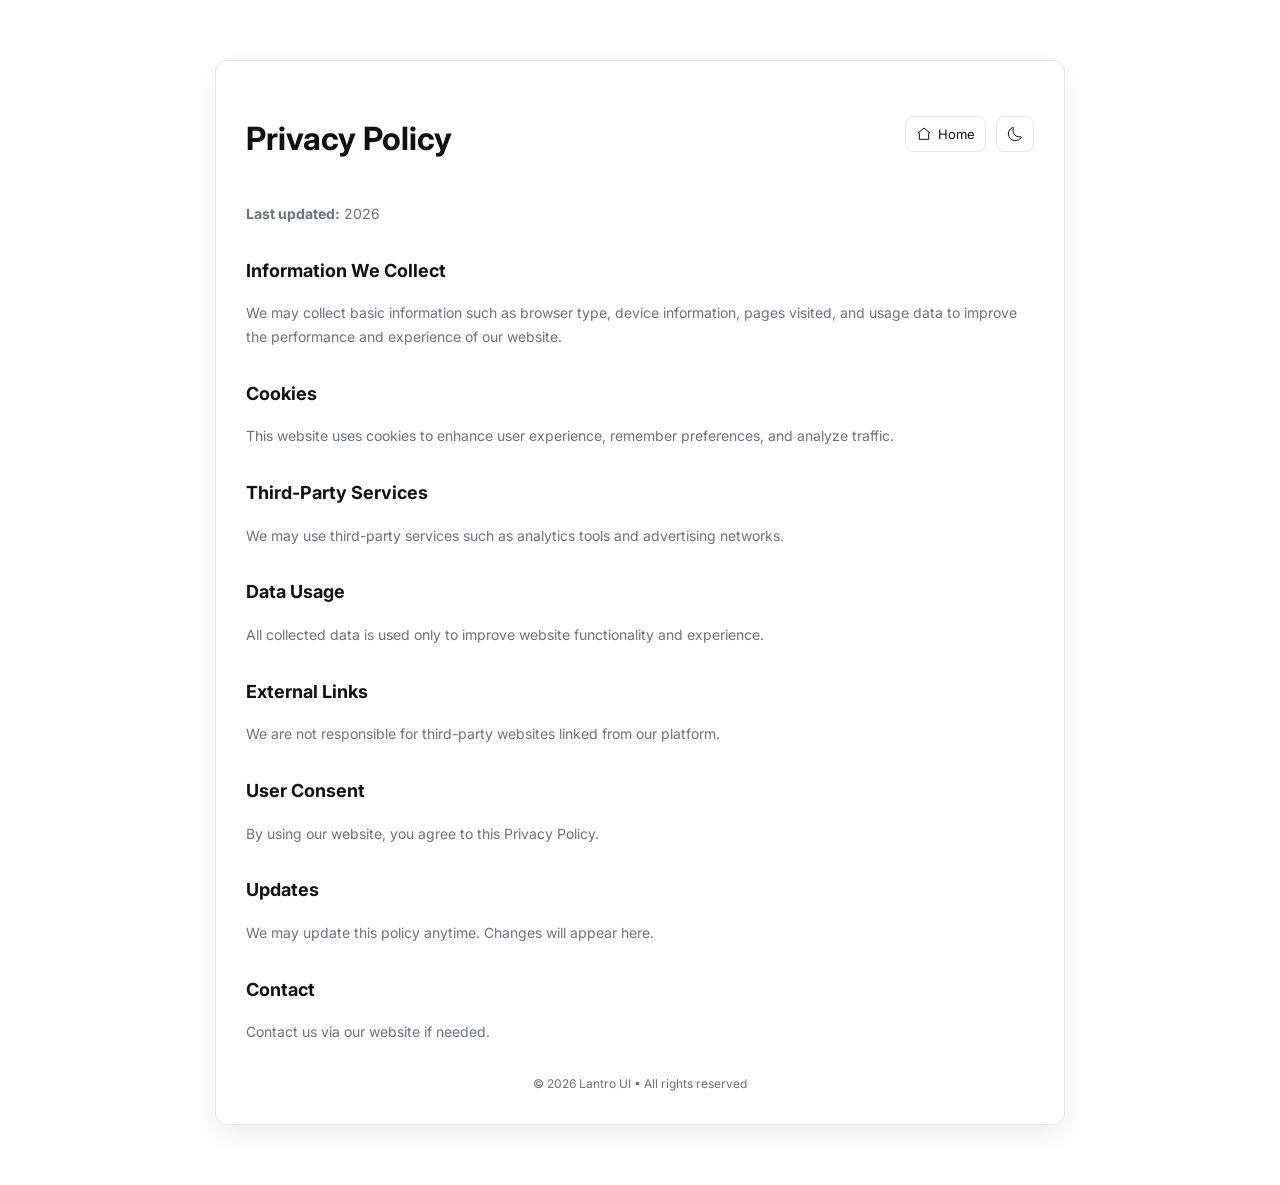
<file: privacy.html>
<!DOCTYPE html>
<html lang="en">
<head>
<meta charset="UTF-8">
<meta name="viewport" content="width=device-width, initial-scale=1.0">
<title>Privacy Policy - Lantro UI</title>
<!-- THEME COLOR -->
<meta content='#204ecf' name='theme-color'/>
<meta content='#204ecf' name='msapplication-navbutton-color'/>
<meta content='#204ecf' name='apple-mobile-web-app-status-bar-style'/>
<meta content='true' name='apple-mobile-web-app-capable'/>
<!-- FAVICON -->
<meta content='https://blogger.googleusercontent.com/img/a/AVvXsEg1fhdNH2BNQhxc92u5tQyX3W6gNhQ65JSuSs3na3YPPxU0PzNpLShyW10uk86lzqQNR0DTTkKqT5l56X4EzuESV-pw7vAUEe-t0lx6U-1i1y7b0FvyJfhbdBXTuQ0F1inZjYJokEwckor8ICQUY_NV6mIdXD-tcrQiL4pAdNPS1NoktquHPX22oQw3vFJ_=w144-h144-p-k-no-nu' name='msapplication-TileImage'/>
<link href='https://blogger.googleusercontent.com/img/a/AVvXsEg1fhdNH2BNQhxc92u5tQyX3W6gNhQ65JSuSs3na3YPPxU0PzNpLShyW10uk86lzqQNR0DTTkKqT5l56X4EzuESV-pw7vAUEe-t0lx6U-1i1y7b0FvyJfhbdBXTuQ0F1inZjYJokEwckor8ICQUY_NV6mIdXD-tcrQiL4pAdNPS1NoktquHPX22oQw3vFJ_=w57-h57-p-k-no-nu' rel='apple-touch-icon' sizes='57x57'/>
<link href='https://blogger.googleusercontent.com/img/a/AVvXsEg1fhdNH2BNQhxc92u5tQyX3W6gNhQ65JSuSs3na3YPPxU0PzNpLShyW10uk86lzqQNR0DTTkKqT5l56X4EzuESV-pw7vAUEe-t0lx6U-1i1y7b0FvyJfhbdBXTuQ0F1inZjYJokEwckor8ICQUY_NV6mIdXD-tcrQiL4pAdNPS1NoktquHPX22oQw3vFJ_=w60-h60-p-k-no-nu' rel='apple-touch-icon' sizes='60x60'/>
<link href='https://blogger.googleusercontent.com/img/a/AVvXsEg1fhdNH2BNQhxc92u5tQyX3W6gNhQ65JSuSs3na3YPPxU0PzNpLShyW10uk86lzqQNR0DTTkKqT5l56X4EzuESV-pw7vAUEe-t0lx6U-1i1y7b0FvyJfhbdBXTuQ0F1inZjYJokEwckor8ICQUY_NV6mIdXD-tcrQiL4pAdNPS1NoktquHPX22oQw3vFJ_=w72-h72-p-k-no-nu' rel='apple-touch-icon' sizes='72x72'/>
<link href='https://blogger.googleusercontent.com/img/a/AVvXsEg1fhdNH2BNQhxc92u5tQyX3W6gNhQ65JSuSs3na3YPPxU0PzNpLShyW10uk86lzqQNR0DTTkKqT5l56X4EzuESV-pw7vAUEe-t0lx6U-1i1y7b0FvyJfhbdBXTuQ0F1inZjYJokEwckor8ICQUY_NV6mIdXD-tcrQiL4pAdNPS1NoktquHPX22oQw3vFJ_=w76-h76-p-k-no-nu' rel='apple-touch-icon' sizes='76x76'/>
<link href='https://blogger.googleusercontent.com/img/a/AVvXsEg1fhdNH2BNQhxc92u5tQyX3W6gNhQ65JSuSs3na3YPPxU0PzNpLShyW10uk86lzqQNR0DTTkKqT5l56X4EzuESV-pw7vAUEe-t0lx6U-1i1y7b0FvyJfhbdBXTuQ0F1inZjYJokEwckor8ICQUY_NV6mIdXD-tcrQiL4pAdNPS1NoktquHPX22oQw3vFJ_=w114-h114-p-k-no-nu' rel='apple-touch-icon' sizes='114x114'/>
<link href='https://blogger.googleusercontent.com/img/a/AVvXsEg1fhdNH2BNQhxc92u5tQyX3W6gNhQ65JSuSs3na3YPPxU0PzNpLShyW10uk86lzqQNR0DTTkKqT5l56X4EzuESV-pw7vAUEe-t0lx6U-1i1y7b0FvyJfhbdBXTuQ0F1inZjYJokEwckor8ICQUY_NV6mIdXD-tcrQiL4pAdNPS1NoktquHPX22oQw3vFJ_=w120-h120-p-k-no-nu' rel='apple-touch-icon' sizes='120x120'/>
<link href='https://blogger.googleusercontent.com/img/a/AVvXsEg1fhdNH2BNQhxc92u5tQyX3W6gNhQ65JSuSs3na3YPPxU0PzNpLShyW10uk86lzqQNR0DTTkKqT5l56X4EzuESV-pw7vAUEe-t0lx6U-1i1y7b0FvyJfhbdBXTuQ0F1inZjYJokEwckor8ICQUY_NV6mIdXD-tcrQiL4pAdNPS1NoktquHPX22oQw3vFJ_=w144-h144-p-k-no-nu' rel='apple-touch-icon' sizes='144x144'/>
<link href='https://blogger.googleusercontent.com/img/a/AVvXsEg1fhdNH2BNQhxc92u5tQyX3W6gNhQ65JSuSs3na3YPPxU0PzNpLShyW10uk86lzqQNR0DTTkKqT5l56X4EzuESV-pw7vAUEe-t0lx6U-1i1y7b0FvyJfhbdBXTuQ0F1inZjYJokEwckor8ICQUY_NV6mIdXD-tcrQiL4pAdNPS1NoktquHPX22oQw3vFJ_=w152-h152-p-k-no-nu' rel='apple-touch-icon' sizes='152x152'/>
<link href='https://blogger.googleusercontent.com/img/a/AVvXsEg1fhdNH2BNQhxc92u5tQyX3W6gNhQ65JSuSs3na3YPPxU0PzNpLShyW10uk86lzqQNR0DTTkKqT5l56X4EzuESV-pw7vAUEe-t0lx6U-1i1y7b0FvyJfhbdBXTuQ0F1inZjYJokEwckor8ICQUY_NV6mIdXD-tcrQiL4pAdNPS1NoktquHPX22oQw3vFJ_=w180-h180-p-k-no-nu' rel='apple-touch-icon' sizes='180x180'/>
<link href='https://blogger.googleusercontent.com/img/a/AVvXsEg1fhdNH2BNQhxc92u5tQyX3W6gNhQ65JSuSs3na3YPPxU0PzNpLShyW10uk86lzqQNR0DTTkKqT5l56X4EzuESV-pw7vAUEe-t0lx6U-1i1y7b0FvyJfhbdBXTuQ0F1inZjYJokEwckor8ICQUY_NV6mIdXD-tcrQiL4pAdNPS1NoktquHPX22oQw3vFJ_=w16-h16-p-k-no-nu' rel='icon' sizes='16x16' type='image/png'/>
<link href='https://blogger.googleusercontent.com/img/a/AVvXsEg1fhdNH2BNQhxc92u5tQyX3W6gNhQ65JSuSs3na3YPPxU0PzNpLShyW10uk86lzqQNR0DTTkKqT5l56X4EzuESV-pw7vAUEe-t0lx6U-1i1y7b0FvyJfhbdBXTuQ0F1inZjYJokEwckor8ICQUY_NV6mIdXD-tcrQiL4pAdNPS1NoktquHPX22oQw3vFJ_=w32-h32-p-k-no-nu' rel='icon' sizes='32x32' type='image/png'/>
<link href='https://blogger.googleusercontent.com/img/a/AVvXsEg1fhdNH2BNQhxc92u5tQyX3W6gNhQ65JSuSs3na3YPPxU0PzNpLShyW10uk86lzqQNR0DTTkKqT5l56X4EzuESV-pw7vAUEe-t0lx6U-1i1y7b0FvyJfhbdBXTuQ0F1inZjYJokEwckor8ICQUY_NV6mIdXD-tcrQiL4pAdNPS1NoktquHPX22oQw3vFJ_=w96-h96-p-k-no-nu' rel='icon' sizes='96x96' type='image/png'/>
<link href='https://blogger.googleusercontent.com/img/a/AVvXsEg1fhdNH2BNQhxc92u5tQyX3W6gNhQ65JSuSs3na3YPPxU0PzNpLShyW10uk86lzqQNR0DTTkKqT5l56X4EzuESV-pw7vAUEe-t0lx6U-1i1y7b0FvyJfhbdBXTuQ0F1inZjYJokEwckor8ICQUY_NV6mIdXD-tcrQiL4pAdNPS1NoktquHPX22oQw3vFJ_=w192-h192-p-k-no-nu' rel='icon' sizes='192x192' type='image/png'/>
<title>Lantro UI - Fast & Modern Blogger Template</title>
<!-- BASIC SEO -->
<meta name="description" content="Lantro UI is a fast, modern, and highly customizable Blogger template designed for performance and clean UI.">
<meta name="keywords" content="Blogger template, fast blogger theme, SEO optimized template, responsive blogger theme, Lantro UI">
<meta name="author" content="Lantro UI">
<meta name="robots" content="index, follow, max-image-preview:large">
<!-- GOOGLE -->
<meta name="googlebot" content="index, follow">
<meta name="google" content="nositelinkssearchbox">
<!-- OPEN GRAPH (Facebook / WhatsApp / LinkedIn) -->
<meta property="og:type" content="website">
<meta property="og:title" content="Lantro UI - Fast & Modern Blogger Template">
<meta property="og:description" content="This website uses cookies to enhance user experience, remember preferences, and analyse traffic.">
<meta property="og:url" content="https://the-lantro-ui.blogspot.com/">
<meta property="og:image" content="https://cdn.coshix.in/Images/lui-ss.webp">
<meta property="og:site_name" content="Lantro UI">
<!-- TWITTER CARD -->
<meta name="twitter:card" content="summary_large_image">
<meta name="twitter:title" content="Lantro UI - Fast & Modern Blogger Template">
<meta name="twitter:description" content="Modern, lightweight, and customizable Blogger template with high performance.">
<meta name="twitter:image" content="https://cdn.coshix.in/Images/lui-ss.webp">
<!-- PERFORMANCE & FONT -->
<script>window.lazy=window.lazy||new Promise(e=>{const t="IS_LAZIED",n="true",o=["scroll","click"],i=["keydown","mouseover","touchmove","touchstart"],r=o.concat(i);function a(){try{return localStorage.getItem(t)===n}catch(e){return!0}}function l(e=!0){try{e?localStorage.setItem(t,n):localStorage.removeItem(t)}catch(e){}}function d(t){l(!0),e({type:t.type.toLowerCase()}),r.forEach(e=>window.removeEventListener(e,d))}if(a())e({type:"local"});else if(0!==document.documentElement.scrollTop||document.body&&0!==document.body.scrollTop)d({type:"scroll"});else{const e=()=>{window.removeEventListener("load",e),i.forEach(e=>window.addEventListener(e,d))};window.addEventListener("load",e),o.forEach(e=>window.addEventListener(e,d))}});</script>
<script>lazy.then(function(){var l1=document.createElement("link");l1.rel="preconnect";l1.href="https://fonts.googleapis.com";document.head.appendChild(l1);var l2=document.createElement("link");l2.rel="preconnect";l2.href="https://fonts.gstatic.com";l2.crossOrigin="anonymous";document.head.appendChild(l2);var s=document.createElement("link");s.rel="stylesheet";s.href="https://fonts.googleapis.com/css2?family=Inter:wght@400;500;600&display=swap";document.head.appendChild(s)});</script>
<!-- STYLES -->
<style>
:root{
--bg:#fff;
--text:#111;
--muted:#6b7280;
--accent:#6c5ce7;
--card:#ffffff;
--border:#e6e6e6;
}

/* DARK MODE */
.dark{
--bg:#0f0f11;
--text:#fff;
--muted:#9ca3af;
--card:#1a1a1d;
--border:rgba(255,255,255,.1);
}

body{
margin:0;
font-family:Inter,sans-serif;
background:var(--bg);
color:var(--text);
line-height:1.7;
transition:.3s;
}

/* CONTAINER */
.container{
max-width:850px;
margin:auto;
padding:60px 20px;
}

/* CARD */
.card{
background:var(--card);
border:1px solid var(--border);
border-radius:12px;
padding:30px;
box-shadow:0 10px 30px rgba(0,0,0,.08);
}

/* HEADER */
.header{
display:flex;
align-items:center;
justify-content:space-between;
margin-bottom:25px;
gap:10px;
flex-wrap:wrap;
}

/* TEXT */
h1{font-size:32px;margin-bottom:10px}
h2{margin-top:30px;font-size:18px}
p{font-size:14px;color:var(--muted)}

/* BUTTON GROUP */
.actions{
display:flex;
gap:10px;
}

/* HOME BTN */
.home-btn{
display:flex;
align-items:center;
gap:6px;
text-decoration:none;
color:var(--text);
font-size:13px;
padding:6px 10px;
border:1px solid var(--border);
border-radius:8px;
transition:.2s;
}
.home-btn svg{
width:16px;height:16px;
stroke:var(--text);
stroke-width:1.5;
fill:none;
}
.home-btn:hover{
background:var(--accent);
color:#fff;
border-color:var(--accent);
}
.home-btn:hover svg{stroke:#fff}

/* DARK TOGGLE */
.toggle{
cursor:pointer;
border:1px solid var(--border);
padding:6px 10px;
border-radius:8px;
display:flex;
align-items:center;
justify-content:center;
}
.toggle svg.icon{
width:16px;height:16px;
stroke:var(--text);
stroke-width:1.5;
fill:none;
}

/* FOOTER */
.footer{
margin-top:30px;
font-size:12px;
color:var(--muted);
text-align:center;
}

/* MOBILE */
@media(max-width:600px){
.container{padding:40px 15px}
.card{padding:20px}
h1{font-size:24px}
}
</style>
</head>

<body>

<div class="container">
<div class="card">

<!-- HEADER -->
<div class="header">
<h1>Privacy Policy</h1>

<div class="actions">

<!-- HOME -->
<a href="/" class="home-btn">
<svg viewBox="0 0 24 24">
<path d="M3 10.5L12 3l9 7.5"/>
<path d="M5 10v10h14V10"/>
</svg>
Home
</a>

<!-- DARK MODE -->
<div class="toggle" onclick="toggleTheme()">
<svg class="icon" viewBox="0 0 24 24"><path d="M2.03009 12.42C2.39009 17.57 6.76009 21.76 11.9901 21.99C15.6801 22.15 18.9801 20.43 20.9601 17.72C21.7801 16.61 21.3401 15.87 19.9701 16.12C19.3001 16.24 18.6101 16.29 17.8901 16.26C13.0001 16.06 9.00009 11.97 8.98009 7.13996C8.97009 5.83996 9.24009 4.60996 9.73009 3.48996C10.2701 2.24996 9.62009 1.65996 8.37009 2.18996C4.41009 3.85996 1.70009 7.84996 2.03009 12.42Z"></path></svg>
</div>

</div>
</div>

<p><strong>Last updated:</strong> 2026</p>

<h2>Information We Collect</h2>
<p>We may collect basic information such as browser type, device information, pages visited, and usage data to improve the performance and experience of our website.</p>

<h2>Cookies</h2>
<p>This website uses cookies to enhance user experience, remember preferences, and analyze traffic.</p>

<h2>Third-Party Services</h2>
<p>We may use third-party services such as analytics tools and advertising networks.</p>

<h2>Data Usage</h2>
<p>All collected data is used only to improve website functionality and experience.</p>

<h2>External Links</h2>
<p>We are not responsible for third-party websites linked from our platform.</p>

<h2>User Consent</h2>
<p>By using our website, you agree to this Privacy Policy.</p>

<h2>Updates</h2>
<p>We may update this policy anytime. Changes will appear here.</p>

<h2>Contact</h2>
<p>Contact us via our website if needed.</p>

<div class="footer">
© 2026 Lantro UI • All rights reserved
</div>

</div>
</div>

<!-- DARK MODE JS -->
<script>
function toggleTheme(){
document.body.classList.toggle("dark");
localStorage.setItem("theme",
document.body.classList.contains("dark")?"dark":"light");
}
(function(){
if(localStorage.getItem("theme")==="dark"){
document.body.classList.add("dark");
}
})();
</script>

</body>
</html>
</file>
